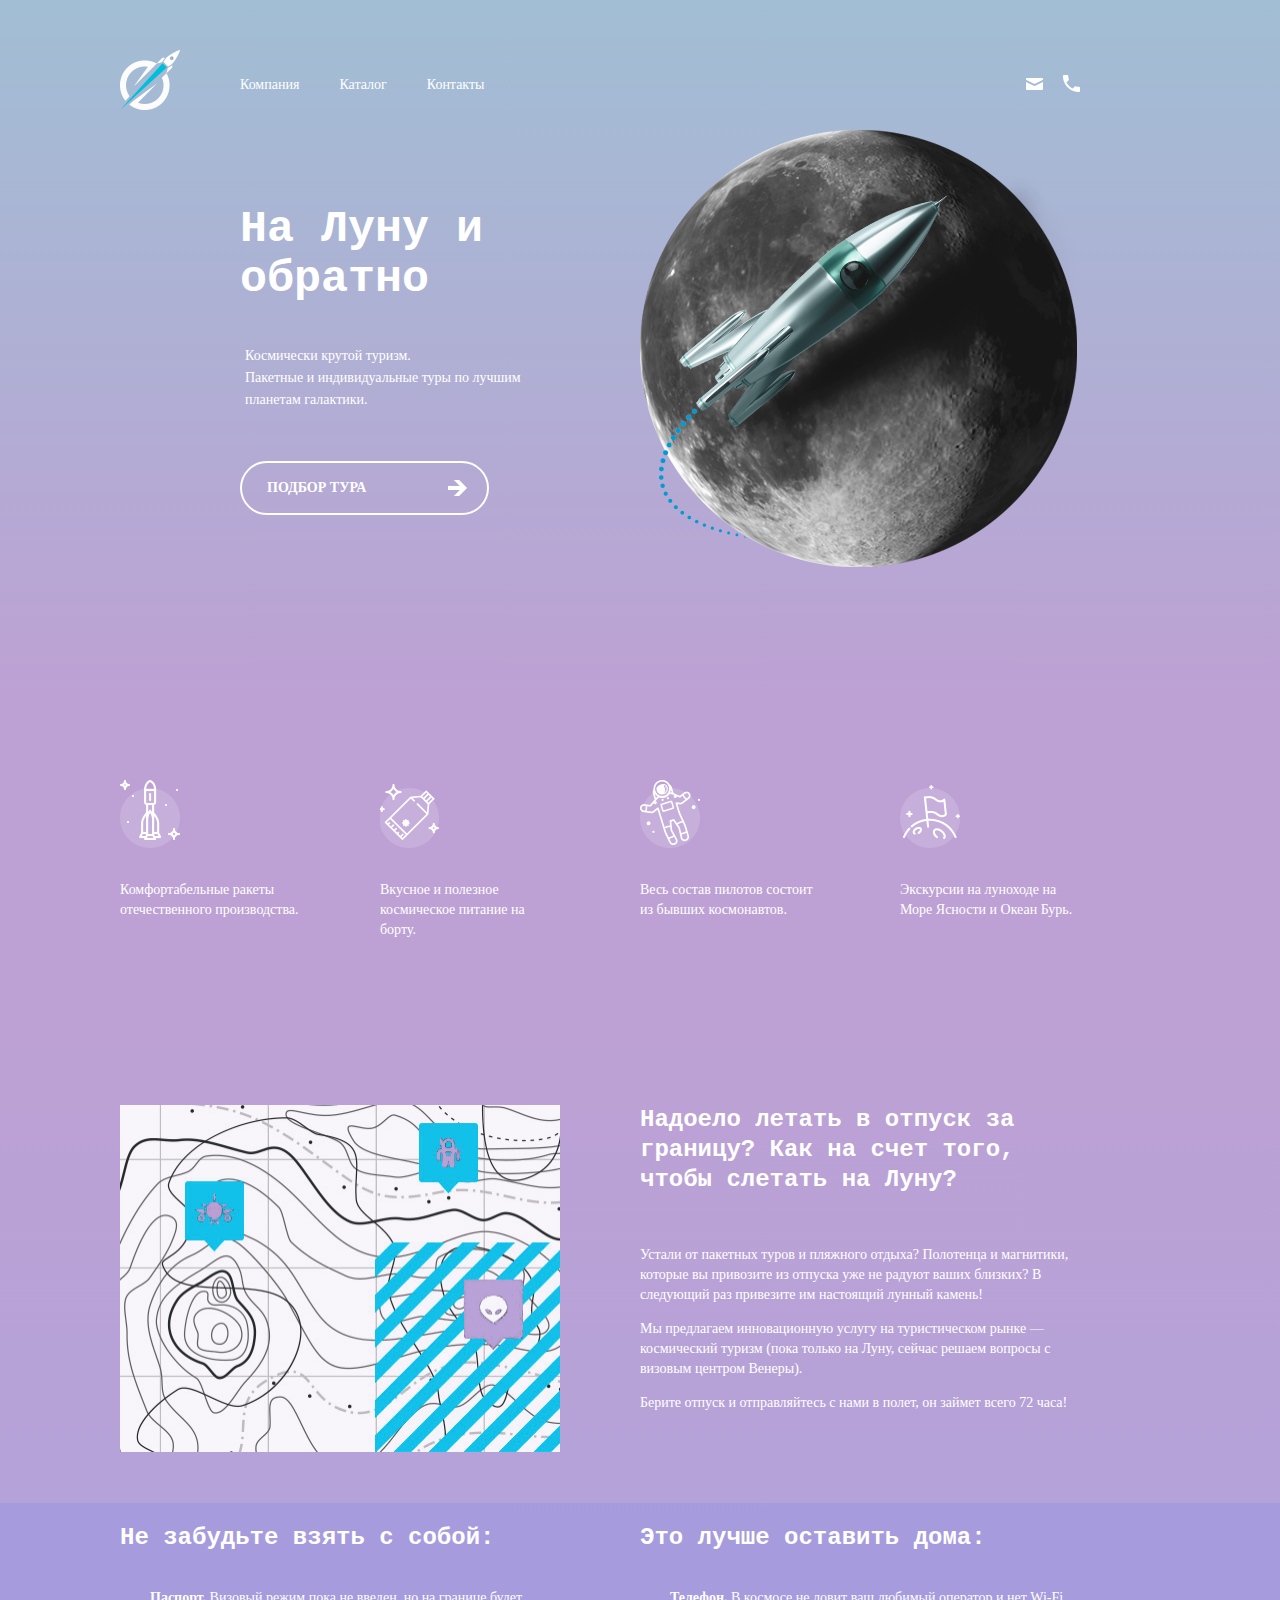
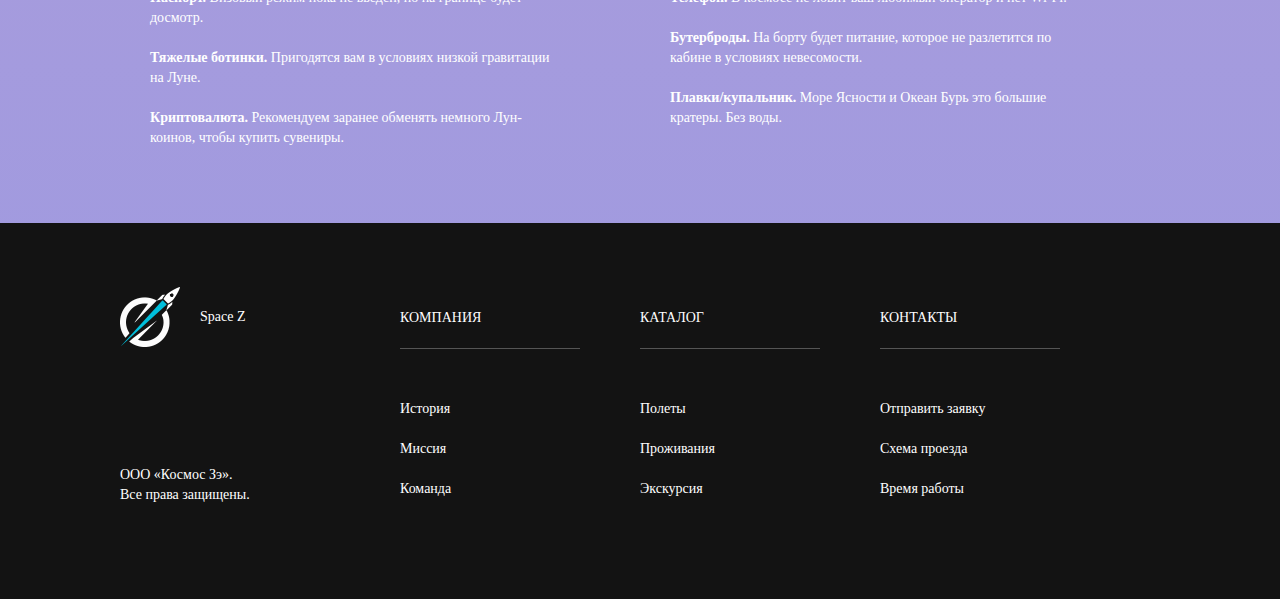
<file: SpaceZ/SpaceZ(Custom)/index.html>
<!DOCTYPE html>
<html lang="ru">

<head>
    <meta charset="UTF-8">
    <title>Space Z</title>
    <link rel="stylesheet" href="css/style.css">
</head>

<body>
<header class="site-header">
    <div class="container">
<nav class="main-nav">
        <a class="logo">
                    <img src="img/logo.png" alt="SpaceZ" width="60" height="60">
        </a>
            <ul class="site-menu">
                <li><a href="#">Компания</a></li>
                <li><a href="#">Каталог</a></li>
                <li><a href="#">Контакты</a></li>
            </ul>
            <ul class="contacts-menu">
                <li>
        <a href="#" class="icon icon-mail" title="Написать нам">
                        <span class="visually-hidden">Написать нам</span>
        </a>
                </li>
                <li>
        <a href="#" class="icon icon-phone" title="Позвонить нам">
                        <span class="visually-hidden">Позвонить нам</span>
        </a>
                </li>
            </ul>
</nav>
<section class="about-us">
                <h1>На Луну и обратно</h1>
                <p>
                    Космически крутой туризм.<br>
                    Пакетные и индивидуальные туры по лучшим планетам галактики.
                </p>
        <a href="#" class="btn btn-yellow">Подбор тура</a>
</section>
    </div>
</header>

<main>
<section class="features">
    <div class="container">
                <h2 class="visually-hidden">Наши преимущества</h2>
            <ul class="features-list">
                <li class="feature-made-in-russia">Комфортабельные ракеты отечественного производства.</li>
                <li class="feature-food">Вкусное и полезное космическое питание на борту.</li>
                <li class="feature-pilots">Весь состав пилотов состоит из бывших космонавтов.</li>
                <li class="feature-moon-rover">Экскурсии на луноходе на Море Ясности и Океан Бурь.</li>
            </ul>
    </div>
</section>

<section class="moon-vacation">
    <div class="container columns-container">
                <h2 class="visually-hidden">Отпуск на Луне</h2>
    <div class="left-column">
                    <img src="img/map.png" alt="Карта путешествия" width="440" height="347">
    </div>
    <div class="right-column">
                    <p class="lead"><b>Надоело летать в отпуск за границу? Как на счет того, чтобы слетать на Луну?</b></p>
                    <p>Устали от пакетных туров и пляжного отдыха? Полотенца и магнитики, которые вы привозите из отпуска уже не радуют ваших близких? В следующий раз привезите им настоящий лунный камень!</p>
                    <p>Мы предлагаем инновационную услугу на туристическом рынке — космический туризм (пока только на Луну, сейчас решаем вопросы с визовым центром Венеры).</p>
                    <p>Берите отпуск и отправляйтесь с нами в полет, он займет всего 72 часа!</p>
    </div>
    </div>
</section>

<section class="recommendations">
    <div class="container columns-container">
                <h2 class="visually-hidden">Рекомендации для космических туристов</h2>
    <div class="left-column">
                <h3>Не забудьте взять с собой:</h3>
            <ul class="recommendations-list">
                <li><strong>Паспорт.</strong> Визовый режим пока не введен, но на границе будет досмотр.</li>
                <li><strong>Тяжелые ботинки.</strong> Пригодятся вам в условиях низкой гравитации на Луне.</li>
                <li><strong>Криптовалюта.</strong> Рекомендуем заранее обменять немного Лун-коинов, чтобы купить сувениры.</li>
            </ul>
    </div>
    <div class="right-column">
                    <h3>Это лучше оставить дома:</h3>
            <ul class="recommendations-list">
                <li><strong>Телефон. </strong>В космосе не ловит ваш любимый оператор и нет Wi-Fi.</li>
                <li><strong>Бутерброды.</strong> На борту будет питание, которое не разлетится по кабине в условиях невесомости.</li>
                <li><strong>Плавки/купальник.</strong> Море Ясности и Океан Бурь это большие кратеры. Без воды.</li>
            </ul>
    </div>
    </div>
</section>


</main>

<footer class="site-footer">
    <div class="container footer-columns-container">
    <div class="left-column">
                <p class="logo-container">
    <a class="logo"><img src="img/logo.png" alt="Логотип SpaceZ" width="60" height="60"></a>
<span class="company-title">Space Z</span>
                </p>
                <p class="copyrights">
                    ООО «Космос Зэ».<br>
                    Все права защищены.
                </p>
    </div>
    <div class="right-column">
            <ul class="footer-menu">
                <li>
    <a class="footer-submenu-title" href="#">Компания</a>
            <ul class="footer-submenu">
                <li><a href="#">История</a></li>
                <li><a href="#">Миссия</a></li>
                <li><a href="#">Команда</a></li>
            </ul>
                </li>
                <li>
    <a class="footer-submenu-title" href="#">Каталог</a>
            <ul class="footer-submenu">
                <li><a href="#">Полеты</a></li>
                <li><a href="#">Проживания</a></li>
                <li><a href="#">Экскурсия</a></li>
            </ul>
                </li>
                <li>
    <a class="footer-submenu-title" href="#">Контакты</a>
            <ul class="footer-submenu">
                <li><a href="#">Отправить заявку</a></li>
                <li><a href="#">Схема проезда</a></li>
                <li><a href="#">Время работы</a></li>
            </ul>
                </li>
            </ul>
    </div>
    </div>
</footer>
</body>

</html>
</file>
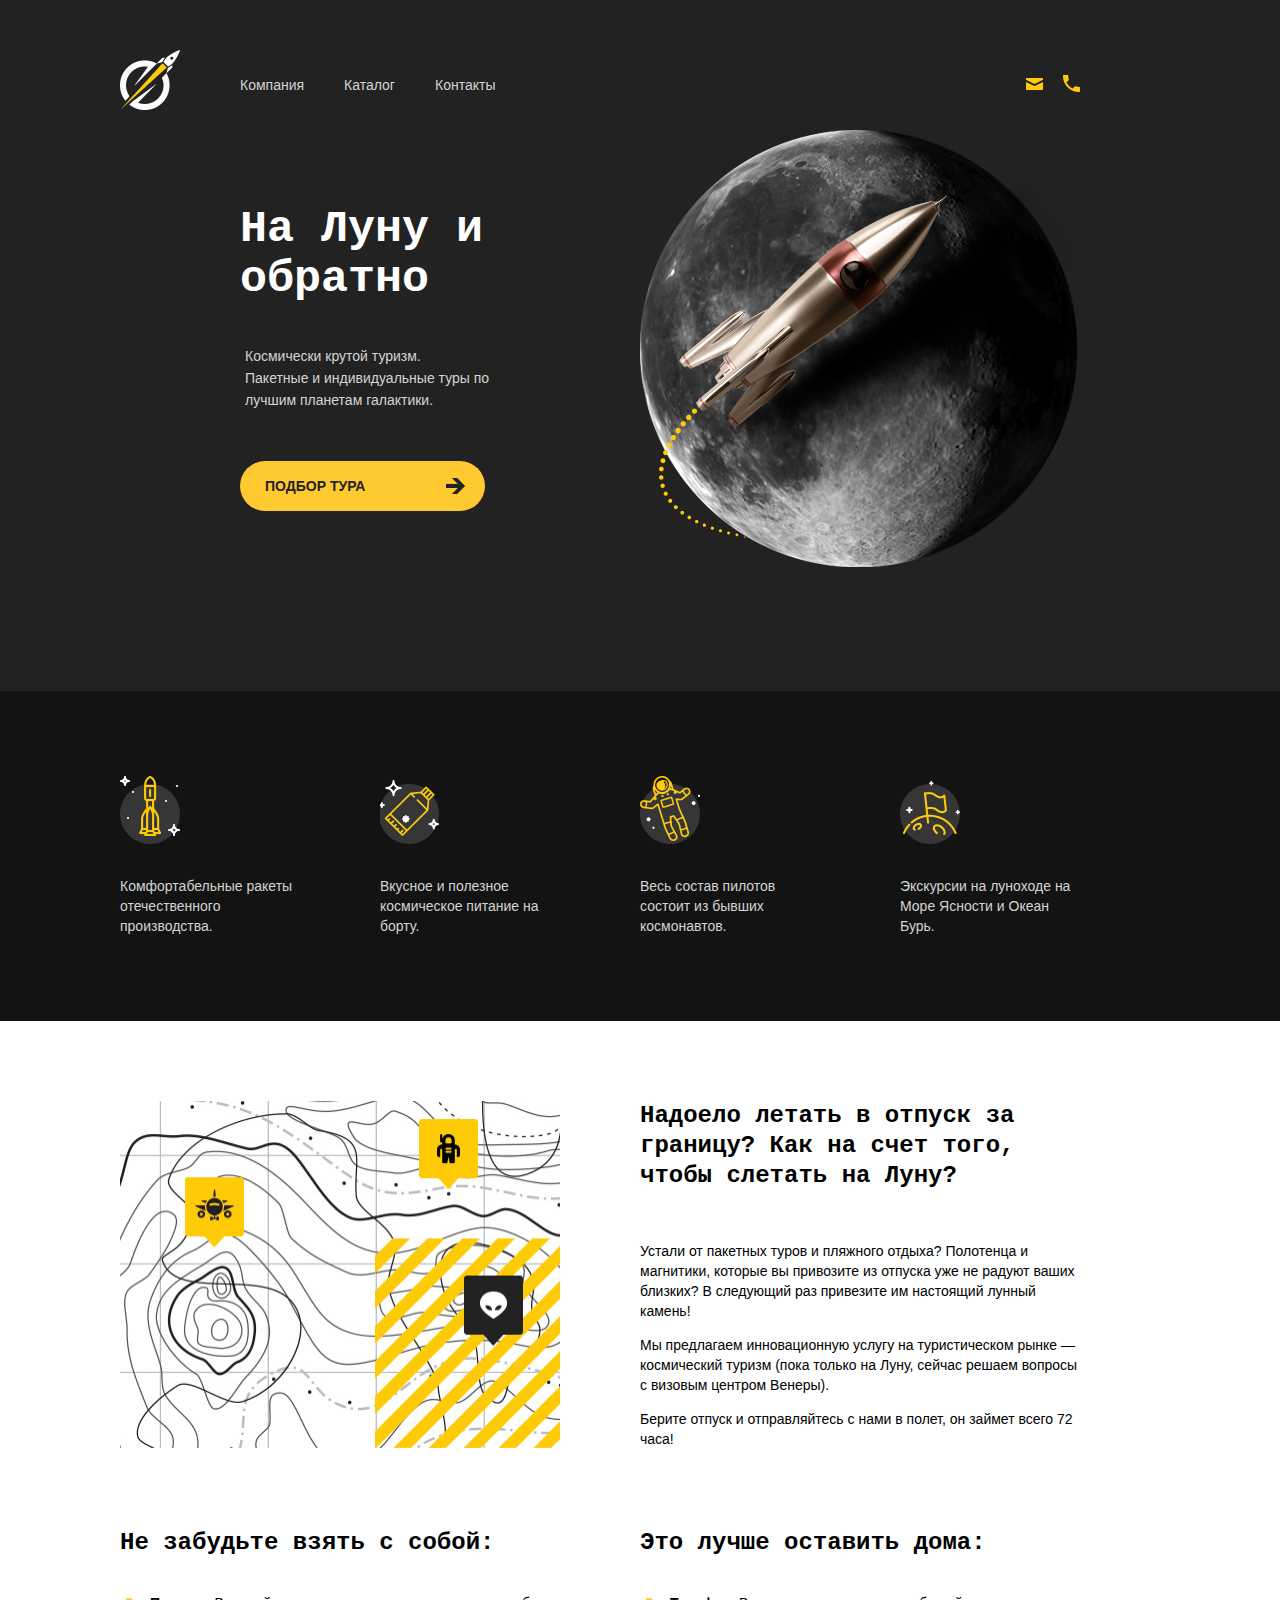
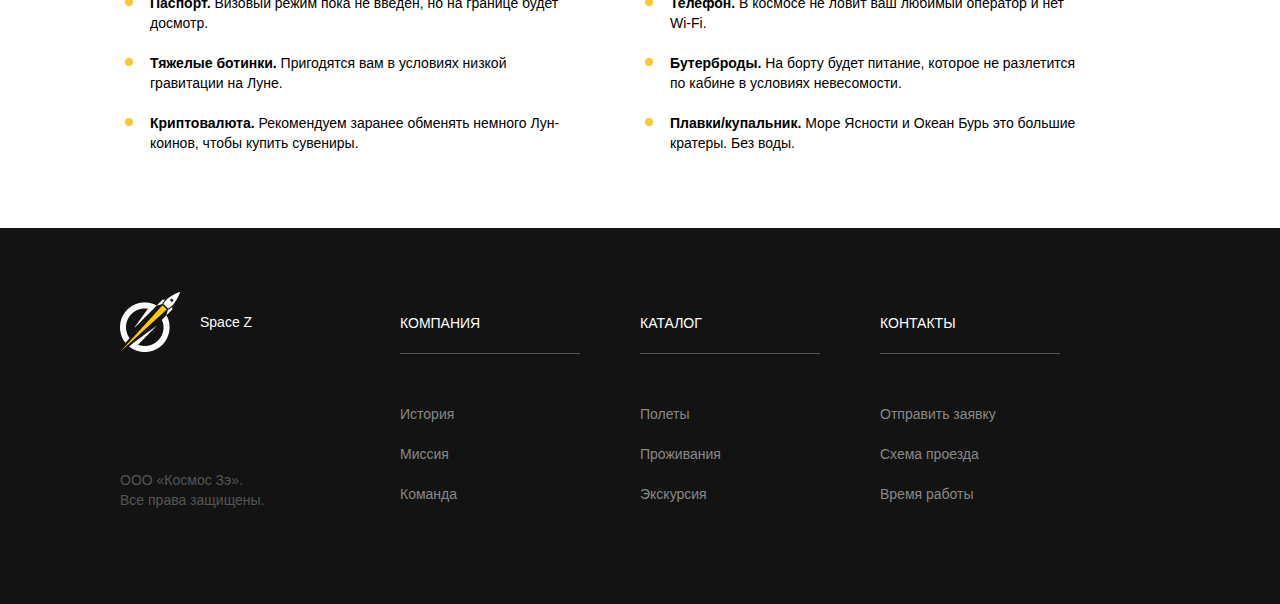
<file: SpaceZ/SpaceZ(Original)/index.html>
<!DOCTYPE html>
<html lang="ru">

<head>
    <meta charset="UTF-8">
    <title>Space Z</title>
    <link rel="stylesheet" href="css/style.css">
</head>

<body>
<header class="site-header">
    <div class="container">
<nav class="main-nav">
        <a class="logo">
                    <img src="img/logo.png" alt="SpaceZ" width="60" height="60">
        </a>
            <ul class="site-menu">
                <li><a href="#">Компания</a></li>
                <li><a href="#">Каталог</a></li>
                <li><a href="#">Контакты</a></li>
            </ul>
            <ul class="contacts-menu">
                <li>
        <a href="#" class="icon icon-mail" title="Написать нам">
                        <span class="visually-hidden">Написать нам</span>
        </a>
                </li>
                <li>
        <a href="#" class="icon icon-phone" title="Позвонить нам">
                        <span class="visually-hidden">Позвонить нам</span>
        </a>
                </li>
            </ul>
</nav>
<section class="about-us">
                <h1>На Луну и обратно</h1>
                <p>
                    Космически крутой туризм.<br>
                    Пакетные и индивидуальные туры по лучшим планетам галактики.
                </p>
        <a href="#" class="btn btn-yellow">Подбор тура</a>
</section>
    </div>
</header>

<main>
<section class="features">
    <div class="container">
                <h2 class="visually-hidden">Наши преимущества</h2>
            <ul class="features-list">
                <li class="feature-made-in-russia">Комфортабельные ракеты отечественного производства.</li>
                <li class="feature-food">Вкусное и полезное космическое питание на борту.</li>
                <li class="feature-pilots">Весь состав пилотов состоит из бывших космонавтов.</li>
                <li class="feature-moon-rover">Экскурсии на луноходе на Море Ясности и Океан Бурь.</li>
            </ul>
    </div>
</section>

<section class="moon-vacation">
    <div class="container columns-container">
                <h2 class="visually-hidden">Отпуск на Луне</h2>
    <div class="left-column">
                    <img src="img/map.jpg" alt="Карта путешествия" width="440" height="347">
    </div>
    <div class="right-column">
                    <p class="lead"><b>Надоело летать в отпуск за границу? Как на счет того, чтобы слетать на Луну?</b></p>
                    <p>Устали от пакетных туров и пляжного отдыха? Полотенца и магнитики, которые вы привозите из отпуска уже не радуют ваших близких? В следующий раз привезите им настоящий лунный камень!</p>
                    <p>Мы предлагаем инновационную услугу на туристическом рынке — космический туризм (пока только на Луну, сейчас решаем вопросы с визовым центром Венеры).</p>
                    <p>Берите отпуск и отправляйтесь с нами в полет, он займет всего 72 часа!</p>
    </div>
    </div>
</section>

<section class="recommendations">
    <div class="container columns-container">
                <h2 class="visually-hidden">Рекомендации для космических туристов</h2>
    <div class="left-column">
                <h3>Не забудьте взять с собой:</h3>
            <ul class="recommendations-list">
                <li><strong>Паспорт.</strong> Визовый режим пока не введен, но на границе будет досмотр.</li>
                <li><strong>Тяжелые ботинки.</strong> Пригодятся вам в условиях низкой гравитации на Луне.</li>
                <li><strong>Криптовалюта.</strong> Рекомендуем заранее обменять немного Лун-коинов, чтобы купить сувениры.</li>
            </ul>
    </div>
    <div class="right-column">
                    <h3>Это лучше оставить дома:</h3>
            <ul class="recommendations-list">
                <li><strong>Телефон. </strong>В космосе не ловит ваш любимый оператор и нет Wi-Fi.</li>
                <li><strong>Бутерброды.</strong> На борту будет питание, которое не разлетится по кабине в условиях невесомости.</li>
                <li><strong>Плавки/купальник.</strong> Море Ясности и Океан Бурь это большие кратеры. Без воды.</li>
            </ul>
    </div>
    </div>
</section>


</main>

<footer class="site-footer">
    <div class="container footer-columns-container">
    <div class="left-column">
                <p class="logo-container">
    <a class="logo"><img src="img/logo.png" alt="Логотип SpaceZ" width="60" height="60"></a>
<span class="company-title">Space Z</span>
                </p>
                <p class="copyrights">
                    ООО «Космос Зэ».<br>
                    Все права защищены.
                </p>
    </div>
    <div class="right-column">
            <ul class="footer-menu">
                <li>
    <a class="footer-submenu-title" href="#">Компания</a>
            <ul class="footer-submenu">
                <li><a href="#">История</a></li>
                <li><a href="#">Миссия</a></li>
                <li><a href="#">Команда</a></li>
            </ul>
                </li>
                <li>
    <a class="footer-submenu-title" href="#">Каталог</a>
            <ul class="footer-submenu">
                <li><a href="#">Полеты</a></li>
                <li><a href="#">Проживания</a></li>
                <li><a href="#">Экскурсия</a></li>
            </ul>
                </li>
                <li>
    <a class="footer-submenu-title" href="#">Контакты</a>
            <ul class="footer-submenu">
                <li><a href="#">Отправить заявку</a></li>
                <li><a href="#">Схема проезда</a></li>
                <li><a href="#">Время работы</a></li>
            </ul>
                </li>
            </ul>
    </div>
    </div>
</footer>
</body>

</html>
</file>
<file: SpaceZ/SpaceZ(Custom)/css/style.css>
body {
  margin: 0;
  padding: 0;

  font-size: 14px;
  line-height: 20px;
  font-family: "mv boli";
  color: #ffffff;

   background: linear-gradient(to bottom, #bda1d4 0%, #9c99e1 100%);
}

.container {
  width: 1040px;
  margin: 0 auto;
  padding: 0;
}

.visually-hidden {
  position: absolute;
  width: 1px;
  height: 1px;
  margin: -1px;
  padding: 0;

  border: 0;
  clip: rect(0 0 0 0);
  overflow: hidden;
}

.site-header {
  color: #ffffff;

  background: linear-gradient(to bottom, #a1bed4 0%, #bda1d4 100% );
}

.site-header .container {
  min-height: 400px;
  padding-top: 50px;
  padding-bottom: 180px;

  background-image: url("../img/moon-rocket.png");
  background-repeat: no-repeat;
  background-position: 520px 130px;
}

.main-nav {
  display: flex;
  margin-bottom: 95px;
}

.logo {
  width: 60px;
  height: 60px;
  margin-right: 60px;
}

.site-menu {
  display: flex;
  flex-wrap: wrap;
  width: 660px;
  margin: 0;
  margin-top: 25px;
  padding: 0;

  list-style: none;
}

.site-menu a {
  display: block;
  margin-right: 40px;

  font-size: 14px;
  text-decoration: none;
  color: #ffffff;
}

.site-menu a:hover {
  color: white;
}

.site-menu a:active {
  color: #ccc;
}

.contacts-menu {
  display: flex;
  flex-wrap: wrap;
  max-width: 180px;
  margin: 0;
  margin-top: 25px;
  margin-left: auto;
  margin-right: 80px;
  padding: 0;

  list-style: none;
}

.contacts-menu li {
  margin-left: 20px;
}

.contacts-menu a:hover {
  opacity: 0.8;
}

.contacts-menu a:active {
  opacity: 0.4;
}

.contacts-menu .icon {
  display: block;
  width: 17px;
  height: 17px;
}

.contacts-menu .icon-mail {
  background-image: url(../img/mail-icon.png);
  background-repeat: no-repeat;
  background-position: 0 50%;
}

.contacts-menu .icon-phone {
  background-image: url(../img/phone-icon.png);
  background-repeat: no-repeat;
  background-position: 0 50%;
}

.about-us {
  width: 300px;
  padding-left: 120px;
}

.about-us h1 {
  margin: 0;
  margin-bottom: 40px;
  padding: 0;

  font-size: 45px;
  line-height: 50px;
  font-family: "Courier New", monospace;
  color: white;
}

.about-us p {
  margin: 0;
  margin-bottom: 50px;
  padding-left: 5px;

  font-size: 14px;
  line-height: 22px;
  color: #ffffff;
}

.btn {
  position: relative;

  display: inline-block;
  width: 195px;
  padding: 0 25px;

  font-weight: bold;
  font-size: 14px;
  line-height: 50px;
  text-decoration: none;
  text-transform: uppercase;
  vertical-align: top;
  color: #ffffff;

  cursor: pointer;
  border: none;
  border-radius: 50px;
}

.btn::after {
  content: "";

  position: absolute;
  right: 20px;
  top: 17px;

  width: 19px;
  height: 16px;

  background-image: url(../img/right-arrow-dark.png);
  background-repeat: no-repeat;
  background-position: 0 0;
}

.btn-yellow {
  border: 2px solid #ffffff;
    
transition: All 0.5s ease;
}

.btn-yellow:hover {
  background-color: white;
}

.btn-yellow:active {
  background-color: #c1a300;
}

.btn-grey {
  width: 215px;

  color: white;

  background-color: #222222;

}

.btn-grey::after {
  background-image: url(../img/right-arrow-white.png);
}

.btn-grey:hover {
  background-color: #676767;
}

.btn-grey:active {
  background-color: #ccc;
}

.features {
  padding: 85px 0;

  background-color: #bda1d4;

  color: #ffffff;
}

.features-list {
  display: flex;
  justify-content: space-between;
  flex-wrap: wrap;

  margin: 0;
  padding: 0;

  list-style: none;
}

.features-list li {
  position: relative;

  width: 180px;
  margin-right: 80px;
  padding-top: 100px;

  font-size: 14px;
  line-height: 20px;
  color: #ffffff;
}

.features-list li::after {
  content: "";

  position: absolute;
  top: 0;
  left: 0;

  width: 60px;
  height: 68px;
}

.feature-made-in-russia::after {
  background-image: url(../img/advantage-icon-1.png);
}

.feature-food::after {
  background-image: url(../img/advantage-icon-2.png);
}

.feature-pilots::after {
  background-image: url(../img/advantage-icon-3.png);
}

.feature-moon-rover::after {
  background-image: url(../img/advantage-icon-4.png);
}

.columns-container {
  display: flex;
}

.columns-container .left-column {
  width: 440px;
  margin-right: 80px;
}

.columns-container .right-column {
  width: 440px;
}

.moon-vacation {
  padding-top: 80px;
  padding-bottom: 45px;
    background: linear-gradient(to bottom, #bda1d4 0%, #b4a2d8 100% );
    color: #ffffff
}

.moon-vacation .lead {
  margin-top: 0;
  margin-bottom: 50px;

  font-weight: bold;
  font-size: 24px;
  line-height: 30px;
  font-family: "Courier New", monospace;
  color: #ffffff;
    
}

.recommendations {
  padding-top: 20px;
  padding-bottom: 55px;
}

.recommendations h3 {
  margin-top: 0;
  margin-bottom: 35px;
  
  font-weight: bold;
  font-size: 24px;
  line-height: 30px;
  font-family: "Courier New", monospace;
  color: #ffffff;
}

.recommendations-list {
  margin: 0;
  padding: 0;
  padding-left: 30px;

  list-style: none;
}

.recommendations-list li {
  position: relative;

  margin-bottom: 20px;
}

.recommendations-list li::before {
  content: "";

  position: absolute;
  left: -25px;
  top: 5px;

  width: 8px;
  height: 8px;

  border-radius: 50%;
  color: #ffffff;
}

.site-footer {
  padding-top: 50px;
  padding-bottom: 80px;

  color: #ffffff;

  background-color: #131313;
}


.footer-columns-container {
  display: flex;
}

.footer-columns-container .left-column {
  display: flex;
  flex-direction: column;
  width: 180px;
  margin-right: 100px;
}

.footer-columns-container .right-column {
  width: 720px;
  padding-top: 35px;
}

.logo-container {
  display: flex;
  align-items: center;
  padding: 0;
}

.logo-container .logo {
  margin-left: 0;
  margin-right: 20px;
}

.logo-container p {
  font-size: 14px;
}

.copyrights {
  margin-top: auto;

  color: #ffffff;
}

.footer-menu {
  display: flex;

  margin: 0;
  padding: 0;

  list-style: none;
}

.footer-menu > li {
  width: 180px;
  margin-right: 60px;
}

.footer-submenu-title {
  display: block;
  margin-bottom: 50px;
  padding-bottom: 20px;

  font-size: 14px;
  color: white;
  text-transform: uppercase;
  text-decoration: none;

  border-bottom: 1px solid #555555;
}

.footer-submenu {
  margin: 0;
  padding: 0;

  list-style: none;
}

.footer-submenu > li {
  margin-bottom: 20px;
}

.footer-submenu a {
  text-decoration: none;
  color: #ffffff;
}

.footer-nav a:hover {
  color: white;
}

.footer-nav a:active {
  color: #ffffff;
}
</file>
<file: SpaceZ/SpaceZ(Original)/css/style.css>
body {
  margin: 0;
  padding: 0;

  font-size: 14px;
  line-height: 20px;
  font-family: Verdana, sans-serif;
  color: #000000;

  background-color: #ffffff;
}

.container {
  width: 1040px;
  margin: 0 auto;
  padding: 0;
}

.visually-hidden {
  position: absolute;
  width: 1px;
  height: 1px;
  margin: -1px;
  padding: 0;

  border: 0;
  clip: rect(0 0 0 0);
  overflow: hidden;
}

.site-header {
  color: #ffffff;

  background-color: #222222;
}

.site-header .container {
  min-height: 400px;
  padding-top: 50px;
  padding-bottom: 180px;

  background-image: url("../img/moon-rocket.png");
  background-repeat: no-repeat;
  background-position: 520px 130px;
}

.main-nav {
  display: flex;
  margin-bottom: 95px;
}

.logo {
  width: 60px;
  height: 60px;
  margin-right: 60px;
}

.site-menu {
  display: flex;
  flex-wrap: wrap;
  width: 660px;
  margin: 0;
  margin-top: 25px;
  padding: 0;

  list-style: none;
}

.site-menu a {
  display: block;
  margin-right: 40px;

  font-size: 14px;
  text-decoration: none;
  color: #d4d4d4;
}

.site-menu a:hover {
  color: white;
}

.site-menu a:active {
  color: #ccc;
}

.contacts-menu {
  display: flex;
  flex-wrap: wrap;
  max-width: 180px;
  margin: 0;
  margin-top: 25px;
  margin-left: auto;
  margin-right: 80px;
  padding: 0;

  list-style: none;
}

.contacts-menu li {
  margin-left: 20px;
}

.contacts-menu a:hover {
  opacity: 0.8;
}

.contacts-menu a:active {
  opacity: 0.4;
}

.contacts-menu .icon {
  display: block;
  width: 17px;
  height: 17px;
}

.contacts-menu .icon-mail {
  background-image: url(../img/mail-icon.png);
  background-repeat: no-repeat;
  background-position: 0 50%;
}

.contacts-menu .icon-phone {
  background-image: url(../img/phone-icon.png);
  background-repeat: no-repeat;
  background-position: 0 50%;
}

.about-us {
  width: 300px;
  padding-left: 120px;
}

.about-us h1 {
  margin: 0;
  margin-bottom: 40px;
  padding: 0;

  font-size: 45px;
  line-height: 50px;
  font-family: "Courier New", monospace;
  color: white;
}

.about-us p {
  margin: 0;
  margin-bottom: 50px;
  padding-left: 5px;

  font-size: 14px;
  line-height: 22px;
  color: #d4d4d4;
}

.btn {
  position: relative;

  display: inline-block;
  width: 195px;
  padding: 0 25px;

  font-weight: bold;
  font-size: 14px;
  line-height: 50px;
  text-decoration: none;
  text-transform: uppercase;
  vertical-align: top;
  color: #222222;

  cursor: pointer;
  border: none;
  border-radius: 50px;
}

.btn::after {
  content: "";

  position: absolute;
  right: 20px;
  top: 17px;

  width: 19px;
  height: 16px;

  background-image: url(../img/right-arrow-dark.png);
  background-repeat: no-repeat;
  background-position: 0 0;
}

.btn-yellow {
  background-color: #feca30;
}

.btn-yellow:hover {
  background-color: white;
}

.btn-yellow:active {
  background-color: #c1a300;
}

.btn-grey {
  width: 215px;

  color: white;

  background-color: #222222;

}

.btn-grey::after {
  background-image: url(../img/right-arrow-white.png);
}

.btn-grey:hover {
  background-color: #676767;
}

.btn-grey:active {
  background-color: #ccc;
}

.features {
  padding: 85px 0;

  background-color: #131313;

  color: #ffffff;
}

.features-list {
  display: flex;
  justify-content: space-between;
  flex-wrap: wrap;

  margin: 0;
  padding: 0;

  list-style: none;
}

.features-list li {
  position: relative;

  width: 180px;
  margin-right: 80px;
  padding-top: 100px;

  font-size: 14px;
  line-height: 20px;
  color: #d4d4d4;
}

.features-list li::after {
  content: "";

  position: absolute;
  top: 0;
  left: 0;

  width: 60px;
  height: 68px;
}

.feature-made-in-russia::after {
  background-image: url(../img/advantage-icon-1.png);
}

.feature-food::after {
  background-image: url(../img/advantage-icon-2.png);
}

.feature-pilots::after {
  background-image: url(../img/advantage-icon-3.png);
}

.feature-moon-rover::after {
  background-image: url(../img/advantage-icon-4.png);
}

.columns-container {
  display: flex;
}

.columns-container .left-column {
  width: 440px;
  margin-right: 80px;
}

.columns-container .right-column {
  width: 440px;
}

.moon-vacation {
  padding-top: 80px;
  padding-bottom: 45px;
}

.moon-vacation .lead {
  margin-top: 0;
  margin-bottom: 50px;

  font-weight: bold;
  font-size: 24px;
  line-height: 30px;
  font-family: "Courier New", monospace;
}

.recommendations {
  padding-top: 20px;
  padding-bottom: 55px;
}

.recommendations h3 {
  margin-top: 0;
  margin-bottom: 35px;
  
  font-weight: bold;
  font-size: 24px;
  line-height: 30px;
  font-family: "Courier New", monospace;
}

.recommendations-list {
  margin: 0;
  padding: 0;
  padding-left: 30px;

  list-style: none;
}

.recommendations-list li {
  position: relative;

  margin-bottom: 20px;
}

.recommendations-list li::before {
  content: "";

  position: absolute;
  left: -25px;
  top: 5px;

  width: 8px;
  height: 8px;

  border-radius: 50%;
  background-color: #feca30;
}

.site-footer {
  padding-top: 50px;
  padding-bottom: 80px;

  color: #ffffff;

  background-color: #131313;
}


.footer-columns-container {
  display: flex;
}

.footer-columns-container .left-column {
  display: flex;
  flex-direction: column;
  width: 180px;
  margin-right: 100px;
}

.footer-columns-container .right-column {
  width: 720px;
  padding-top: 35px;
}

.logo-container {
  display: flex;
  align-items: center;
  padding: 0;
}

.logo-container .logo {
  margin-left: 0;
  margin-right: 20px;
}

.logo-container p {
  font-size: 14px;
}

.copyrights {
  margin-top: auto;

  color: #555555;
}

.footer-menu {
  display: flex;

  margin: 0;
  padding: 0;

  list-style: none;
}

.footer-menu > li {
  width: 180px;
  margin-right: 60px;
}

.footer-submenu-title {
  display: block;
  margin-bottom: 50px;
  padding-bottom: 20px;

  font-size: 14px;
  color: white;
  text-transform: uppercase;
  text-decoration: none;

  border-bottom: 1px solid #555555;
}

.footer-submenu {
  margin: 0;
  padding: 0;

  list-style: none;
}

.footer-submenu > li {
  margin-bottom: 20px;
}

.footer-submenu a {
  text-decoration: none;
  color: #888888;
}

.footer-nav a:hover {
  color: white;
}

.footer-nav a:active {
  color: #ccc;
}
</file>
